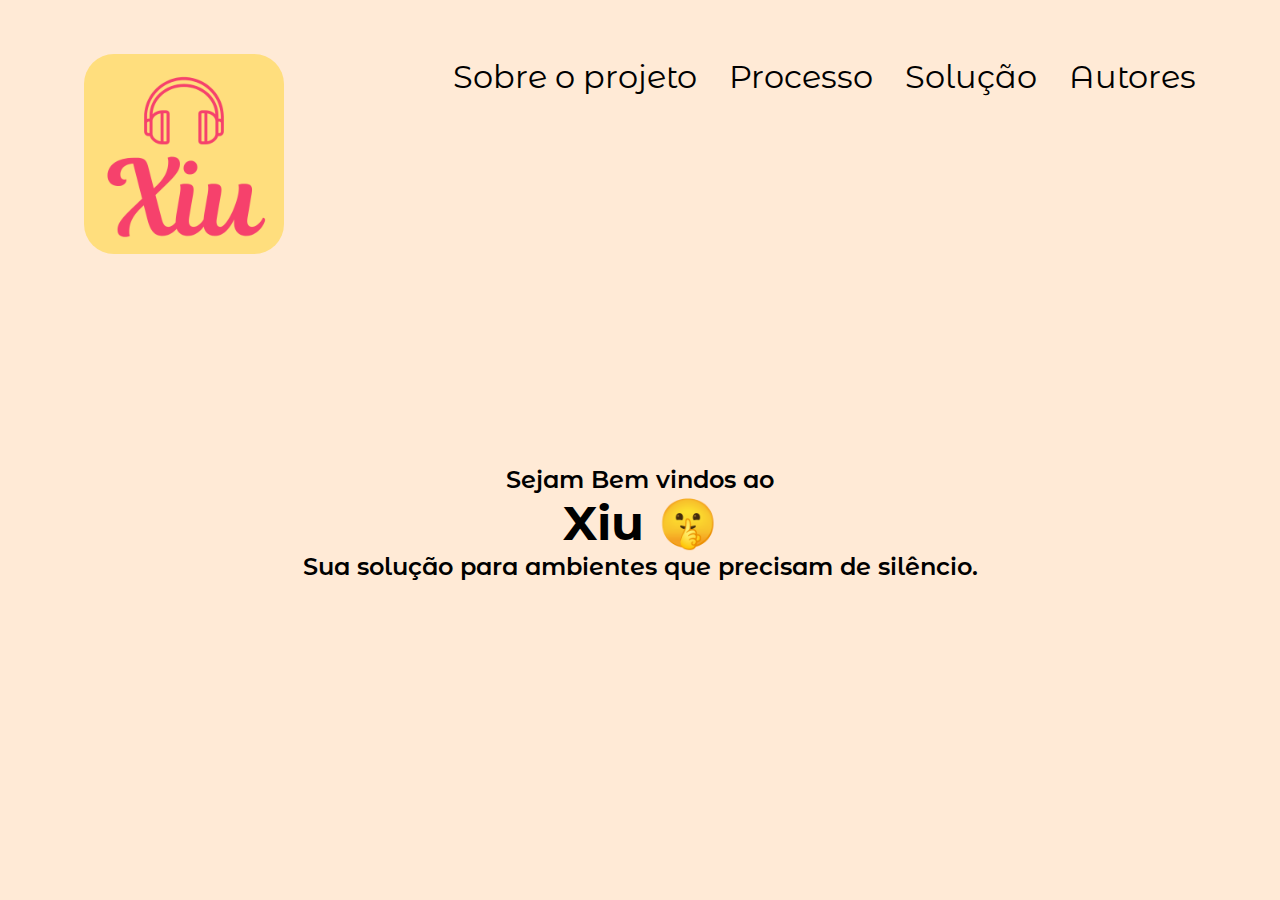
<file: index.html>
<!DOCTYPE html>
<html lang="pt-br">
<head>
    <meta charset="UTF-8">
    <meta name="viewport" content="width=device-width, initial-scale=1.0">
    <title>Xiu</title>
    <link rel="stylesheet" href="style.css">
    <link rel="stylesheet" href="mediaqueries.css">
</head>
<body>
    <nav id="desktop-nav">
        <div class="logo"><img src="assets/Xiu.png" alt="logo" class="logo"></div>
            <div>
                <ul class="nav-links">
                    <li><a href="sobre.html">Sobre o projeto</a></li>
                    <li><a href="processo.html">Processo</a></li>
                    <li><a href="solucao.html">Solução</a></li>    
                    <li><a href="autores.html">Autores</a></li>
                </ul>
            </div>
    </nav>
    <nav id="hamburguer-nav">
        <div class="logo"> <img src="assets/logo 3.png" alt="logo"></div>
        <div class="hamburguer-menu">
            <div class="hamburguer-icon" onclick="toggleMenu()">
                <span></span>
                <span></span>
                <span></span>
            </div>
            <div class="menu-links">
                <li><a href="sobre.html" onclick="toggleMenu()">Sobre o projeto</a></li>
                <li><a href="processo.html" onclick="toggleMenu()">Processo</a></li>
                <li><a href="solucao.html" onclick="toggleMenu()">Solução</a></li>
                <li><a href="autores.html" onclick="toggleMenu()">Autores</a></li>
            </div>
        </div>
</nav>
    <section id="inicio">
        <div class="section__text">
            <p class="section__text__p1">Sejam Bem vindos ao</p>
            <h1 class="title">Xiu 🤫</h1>
            <p class="section__text__p2"> Sua solução para ambientes que precisam de silêncio. </p>
        </div>
    </section>
</body>
</html>
</file>
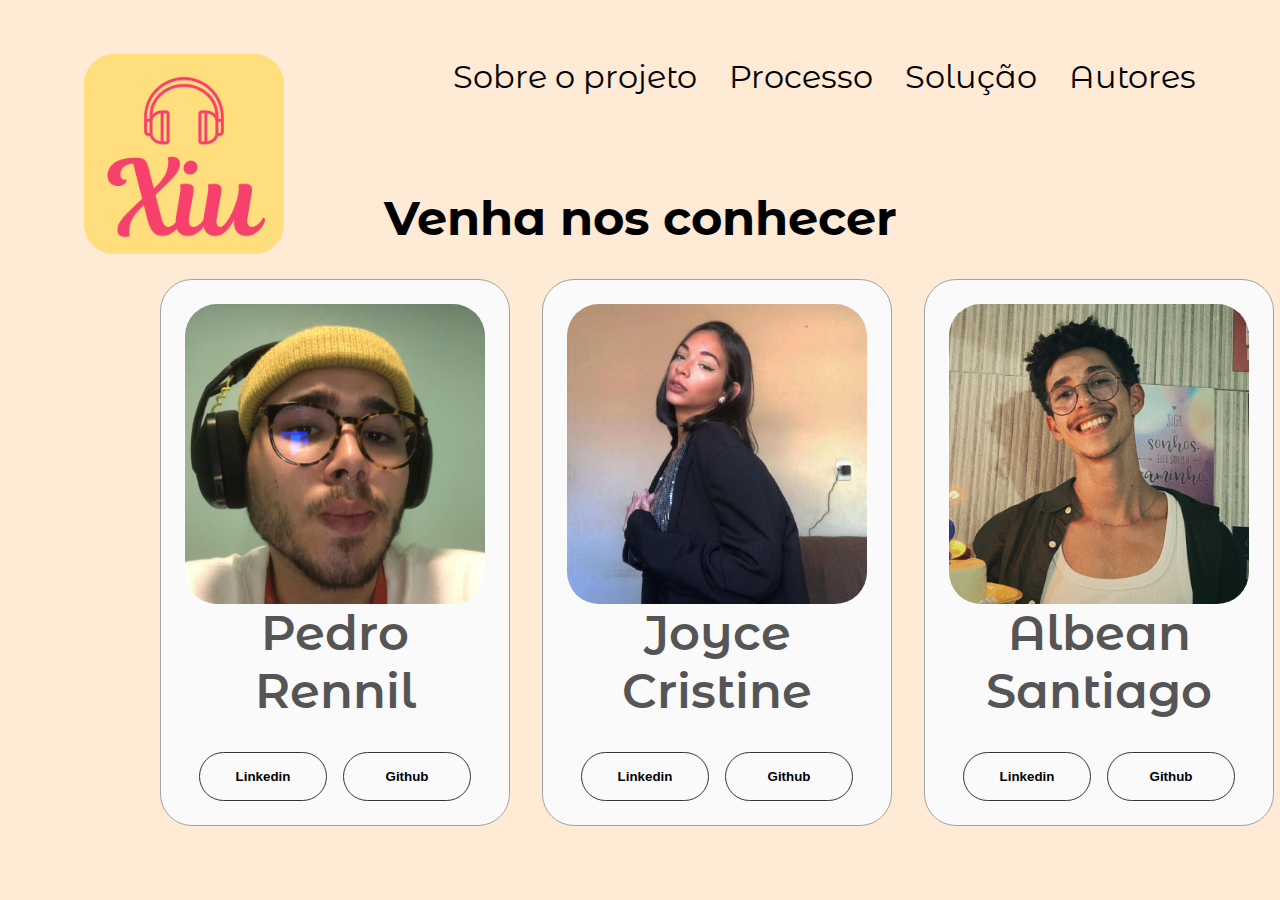
<file: autores.html>
<!DOCTYPE html>
<html lang="pt-br">
<head>
    <meta charset="UTF-8">
    <meta name="viewport" content="width=device-width, initial-scale=1.0">
    <title>Xiu</title>
    <link rel="stylesheet" href="style.css">
    <link rel="stylesheet" href="mediaqueries.css">
</head>
<body>
    <nav id="desktop-nav">
        <div class="logo"><a href="index.html"><img src="assets/Xiu.png" alt="logo" class="logo" ></a></div>
            <div>
                <ul class="nav-links">
                    <li><a href="sobre.html">Sobre o projeto</a></li>
                    <li><a href="processo.html">Processo</a></li>
                    <li><a href="solucao.html">Solução</a></li>    
                    <li><a href="autores.html">Autores</a></li>
                </ul>
            </div>
    </nav>
    <nav id="hamburguer-nav">
            <div class="logo"> <img src="assets/logo 3.png" alt="logo"></div>
            <div class="hamburguer-menu">
                <div class="hamburguer-icon" onclick="toggleMenu()">
                    <span></span>
                    <span></span>
                    <span></span>
                </div>
                <div class="menu-links">
                    <li><a href="sobre.html" onclick="toggleMenu()">Sobre o projeto</a></li>
                    <li><a href="processo.html" onclick="toggleMenu()">Processo</a></li>
                    <li><a href="solucao.html" onclick="toggleMenu()">Solução</a></li>
                    <li><a href="autores.html" onclick="toggleMenu()">Autores</a></li>
                </div>
            </div>
    </nav>
    
    <section id="autores">
        <!-- <p class="section__text__p1"></p> -->
        <h1 class="title">Venha nos conhecer</h1>
        <div class="autores-details-container">
            <div class="about-container">
                <div class="details-container color-container">
                    <div class="article-container">
                        <img src="./assets/pedro2.jpeg" alt="pedro rennil" class="integrante-img">
                    </div>
                    <h2 class="experience-sub-title project-title">Pedro Rennil</h2>
                    <div class="btn-container">
                        <button class="btn btn-color-2 project-btn" onclick="location.href='https://www.linkedin.com/in/pedro-rennil/'">
                            Linkedin
                        </button>
                        <button class="btn btn-color-2 project-btn" onclick="location.href='https://www.github.com/pedro-rennil'">
                            Github
                        </button>
                    </div>
                </div>
                <div class="details-container color-container">
                    <div class="article-container">
                        <img src="./assets/joyce.jpeg" alt="Jan" class="integrante-img">
                    </div>
                    <h2 class="experience-sub-title project-title">Joyce Cristine</h2>
                    <div class="btn-container">
                        <button class="btn btn-color-2 project-btn" onclick="location.href='https://www.linkedin.com/in/janderson-ferreira-318169324/'">
                            Linkedin
                        </button>
                        <button class="btn btn-color-2 project-btn" onclick="location.href='https://www.github.com/JoyceCristineDS'">
                            Github
                        </button>
                    </div>
                </div>
                <div class="details-container color-container">
                    <div class="article-container">
                        <img src="./assets/albean.jpeg" alt="Albean" class="integrante-img">
                    </div>
                    <h2 class="experience-sub-title project-title">Albean Santiago</h2>
                    <div class="btn-container">
                        <button class="btn btn-color-2 project-btn" onclick="location.href='https://www.linkedin.com/in/albean-santiago-80183b324/'">
                            Linkedin
                        </button>
                        <button class="btn btn-color-2 project-btn" onclick="location.href='https://www.github.com/albeansantiago'">
                            Github
                        </button>
                    </div>
                </div>
                <div class="details-container color-container">
                    <div class="article-container">
                        <img src="./assets/jan.jpeg" alt="Jan" class="integrante-img">
                    </div>
                    <h2 class="experience-sub-title project-title">Janderson Ferreira</h2>
                    <div class="btn-container">
                        <button class="btn btn-color-2 project-btn" onclick="location.href='https://www.linkedin.com/in/janderson-ferreira-318169324/'">
                            Linkedin
                        </button>
                        <button class="btn btn-color-2 project-btn" onclick="location.href='https://www.github.com/JanFerreira1'">
                            Github
                        </button>
                    </div>
                </div>
                
                <div class="details-container color-container">
                    <div class="article-container">
                        <img src="./assets/EU_Ev.jpg" alt="Jan" class="integrante-img">
                    </div>
                    <h2 class="experience-sub-title project-title">Evellin Rodrigues</h2>
                    <div class="btn-container">
                        <button class="btn btn-color-2 project-btn" onclick="location.href='https://www.linkedin.com/in/maria-a-evellin-r-da-silva-122699324/'">
                            Linkedin
                        </button>
                        <button class="btn btn-color-2 project-btn" onclick="location.href='https://www.github.com/Ev-maers'">
                            Github
                        </button>
                    </div>
                </div>
                <div class="details-container color-container">
                    <div class="article-container">
                        <img src="./assets/rhaldney.png" alt="Jan" class="integrante-img">
                    </div>
                    <h2 class="experience-sub-title project-title">Rhaldney Robert</h2>
                    <div class="btn-container">
                        <button class="btn btn-color-2 project-btn" onclick="location.href='https://www.linkedin.com/in/rhaldney-robert-822578188/'">
                            Linkedin
                        </button>
                        <button class="btn btn-color-2 project-btn" onclick="location.href='https://www.github.com/rrcd-code'">
                            Github
                        </button>
                    </div>
                </div>
        </div>
    </div>
</section>

</body>
</html>
</file>
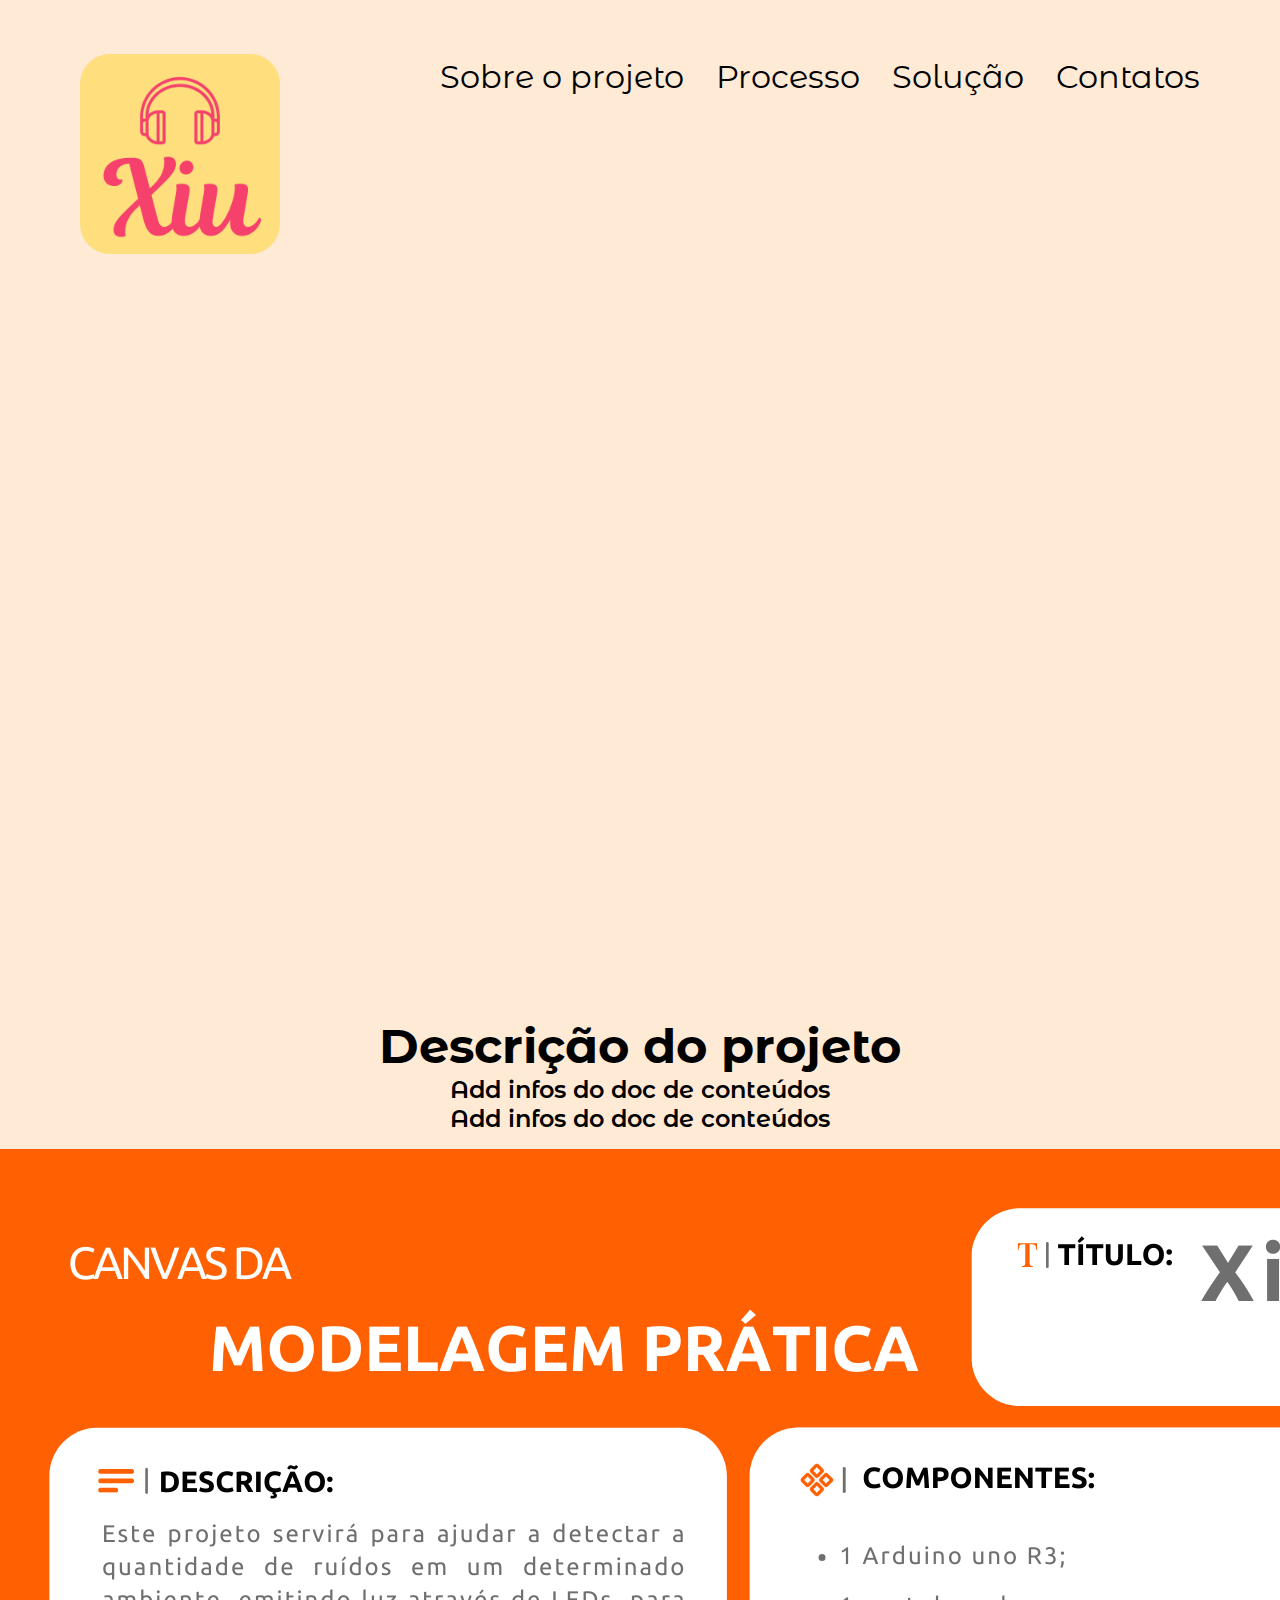
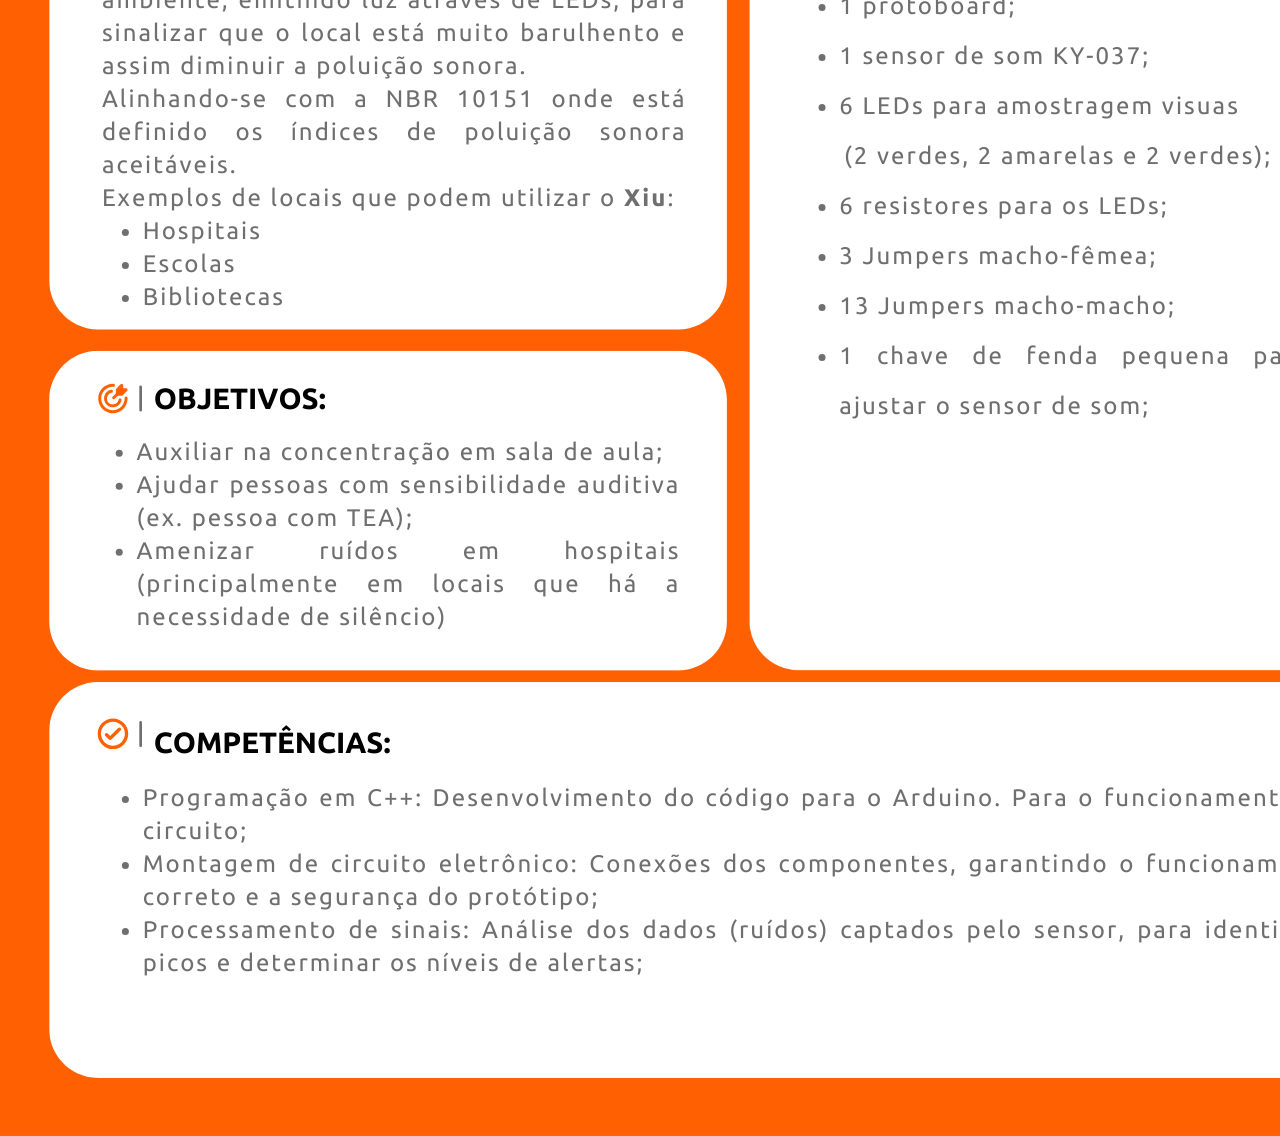
<file: sobre.html>
<!DOCTYPE html>
<html lang="pt-br">
<head>
    <meta charset="UTF-8">
    <meta name="viewport" content="width=device-width, initial-scale=1.0">
    <title>Xiu</title>
    <link rel="stylesheet" href="style.css">
    <link rel="stylesheet" href="mediaqueries.css">
</head>
<body>
    <nav id="desktop-nav">
        <div class="logo"><a href="index.html"><img src="assets/Xiu.png" alt="logo" class="logo" ></a></div>
            <div>
                <ul class="nav-links">
                    <li><a href="sobre.html">Sobre o projeto</a></li>
                    <li><a href="processo.html">Processo</a></li>
                    <li><a href="solucao.html">Solução</a></li>    
                    <li><a href="contato.html">Contatos</a></li>
                </ul>
            </div>
        </nav>
        <section id="sobre"></section>
        <!-- ⚠️ NÃO SEI SE AS DESCRIÇÕES É PRA FICAR AQUI MESMO OU EM OUTRA PARTE DO CÓDIGO ⚠️ -->
         <!-- ⚠️ E PRECISA AJUSTAR PRA FICAR BONITO ⚠️ -->
        <div class="section__text">
            <h1 class="title">Descrição do projeto</h1>
            <p class="section__text__p1"> Add infos do doc de conteúdos</p>
            <p class="section__text__p2"> Add infos do doc de conteúdos </p>
        </div>
        <div class="article-container">
            <img src="./assets/CANVAS MODELAGEM PRÁTICA.pdf.png" alt="MODELAGEM" class="modelo-img">
        </div>
        </section>
        <nav id="hamburguer-nav">
            <div class="logo"> <img src="assets/logo 3.png" alt="logo"></div>
            <div class="hamburguer-menu">
                <div class="hamburguer-icon" onclick="toggleMenu()">
                    <span></span>
                    <span></span>
                    <span></span>
                </div>
                <div class="menu-links">
                    <li><a href="sobre.html" onclick="toggleMenu()">Sobre o projeto</a></li>
                    <li><a href="processo.html" onclick="toggleMenu()">Processo</a></li>
                    <li><a href="solucao.html" onclick="toggleMenu()">Solução</a></li>
                    <li><a href="contato.html" onclick="toggleMenu()">Contatos</a></li>
                </div>
            </div>
    </nav>

</body>
</html>
</file>
<file: style.css>
@import url('https://fonts.googleapis.com/css2?family=Montserrat+Alternates:ital,wght@0,100;0,200;0,300;0,400;0,500;0,600;0,700;0,800;0,900;1,100;1,200;1,300;1,400;1,500;1,600;1,700;1,800;1,900&display=swap');
*{
    margin: 0;
    padding: 0;
}
body{
    font-family: "Montserrat Alternates", sans-serif;
    background-color:#FFEAD6;
}
html{
    scroll-behavior: smooth;
}
p{
    color: black;
}

nav, 
.nav-links{
    display: flex;
}

nav{
    justify-content: space-around;
    align-items: center;
    height: 17vh;
}
.nav-links{
    gap: 2rem;
    list-style: none;
    font-size: 2rem;
}
a{
    color: black;
    text-decoration: none;
    text-decoration-color: grey;
    
}
a:hover{
    color: grey;
    text-decoration: underline;
    text-underline-offset: 1rem;
    text-decoration-color:rgb(181,181,181) ;
}
.logo{
    gap: 2rem;
    display: flex;
    height: 200px;
    width: 200px;
    margin: auto 0;
    border-radius: 30px;
    display: flex;
    margin-top: 3vh;
}
#hamburguer-nav{
    display: none;
}
.hamburguer-menu{
    position: relative;
    display: inline-block;
}
.hamburguer-icon{
    display: flex;
    flex-direction: column;
    justify-content: space-between;
    height: 24px;
    width: 30px;
    cursor: pointer;
}

.hamburguer-icon span{
    width: 100%;
    height: 2px;
    background-color: black;
    transition: all 0.3 ease-in-out;
}
.menu-links{
    position: absolute;
    top: 100%;
    right: 0;
    background-color: white;
    width: fit-content;
    max-height: 0;
    overflow: hidden;
    transition: all 0.3 ease-in-out;
}   

.menu-links a{
    display: block;
    padding: 10px;
    text-align: center;
    font-size: 1.5rem;
    color: black;
    text-decoration: none;
    transition: all 0.3 ease-in-out;
}

.menu-links li{
    list-style: none;
}

.menu-links.open{
    max-height: 300px;
}

.hamburguer-icon.open span:first-child{
transform: rotate(45deg) translate(10px, 5px);
}
.hamburguer-icon.open span:nth-child(2){
opacity: 0;
}
.hamburguer-icon.open span:last-child{
transform: rotate(-45deg) translate(10px, -5px);
}
.hamburguer-icon span:first-child{
    transform: none;
}
.hamburguer-icon span:first-child{
    opacity: 1;
}
.hamburguer-icon span:first-child{
    transform: none;
}

section{
    padding-top: 4vh;
    height: 96vh;
    margin: 0 10rem;
    box-sizing: border-box;
    min-height: fit-content;
}

.section-container{
    display: flex;
}

#inicio{
    display: flex;
    justify-content: center;
    gap: 5rem;
    height: 80vh;
}

.section__pic-container{
    display: flex;
    height: 400px;
    width: 400px;
    margin: auto 0;
}

.section__text{
    align-self: center;
    text-align: center;
}

.section__text p{
    font-weight: 600;
    font-size: 1.5rem;
}
.section__text__p1{
    text-align: center;
} 
.section__text__p2{
    font-size: 1.75rem;
    margin-bottom: 1rem;
} 

.title{
    font-size: 3rem;
    text-align: center;
}

#socials-container{
    display: flex;
    justify-content: center;
    margin-top: 1rem;
    gap: 1rem;
}
/*icones*/

.icon{
    cursor: pointer;
    height: 2rem;
}

/*botao*/
.btn-container{
    display:flex;
    justify-content: center;
    gap: 1rem;
}
.btn{
    font-weight: 600;
    transition: all 300ms ease;
    padding: 1rem;
    width: 8rem;
    border-radius: 2rem;
}
.btn-color-1, .btn-color-2{
    border: rgb(53,53,53) 0.1rem solid;
}
.btn-color-1:hover, .btn-color-2:hover{
    cursor: pointer;
}
.btn-color-1,  .btn-color-2:hover{
    background-color: rgb(53,53,53);
    color: white;
}
.btn-color-1 :hover{
    background-color: rgb(0,0,0);
}

.btn-color-2{
    background: none;
}
.btn-color-2:hover{
    border: rgb(255,255,255) 0.1rem solid;
}

.btn-container{
    gap: 1rem;
}

/* sobre seção*/

#about{
    position: relative;
}

.about-container{
    gap: 2rem;
    margin-bottom: 2rem;
    margin-top: 2rem;
}

.about-details-container{
    justify-content: center;
    flex-direction: column;
}
.about-container, .about-details-container{
    display: flex;
}

.about-pic{
    border-radius: 2rem;
}

.arrow{
    position: absolute;
    right: -5rem;
    bottom: 2.5rem;
}
.details-container{
    padding: 1.5rem;
    flex: 1;
    background: white;
    border-radius: 2rem;
    border: rgb(53,53,53) 0.1rem solid;
    border-color: rgb(163,163,163);
    text-align: center;
}

.section-container{
    gap: 4rem;
    height: 80%;
}

.section__pic-container{
    height: 400px;
    width: 400px;
    margin: auto 0;
}
 
/*experiencia*/
#autores{
    position: relative;
}

.experience-sub-title{
    color: rgb(85,85,85);
    font-weight: 600;
    font-size: 3rem;
    margin-bottom: 2rem;
}
.autores-details-container{
    display: flex;
    justify-content: center;
    flex-direction: column;
}

.article-container{
    display: flex;
    text-align: initial;
    flex-wrap: wrap;
    flex-direction: row;
    gap: 2.5rem;
    justify-content: space-around;
}

article{
    display: flex;
    width: 10rem;
    justify-content: space-around;
    gap: 0.5rem;
}

article .icon{
    cursor: default;
}

/*autores*/

#autores{
    position: relative;
}

.color-container{
    border-color: rgb(163,163,163);
    background: rgb(250,250,250);
}

.integrante-img{
    border-radius: 2rem;
    width: 90%;
    height: 90%;
}

.integrante-title{
    margin: 1rem;
    color: black;
}

.integrante-btn{
    color: black;
    border-color: rgb(163,163,163);
}
.integrante-img{
    border-radius: 2rem;
    width:  300px;
    height: 300px;
}
/*contact*/

#autores{
    display:flex ;
    justify-content: center;
    flex-direction: column;
    height: 70vh;
}

.contact-info-upper-container{
    display: flex;
    justify-content: center;
    border-radius: 2rem;
    border: rgb(53,53,53) 0.1rem solid;
    border-color: rgb(163,163,163);
    background: (250,250,250);
    margin: 2rem auto;
    padding: 0.5rem;
}

.contact-info-container{
    display: flex;
    align-items: center;
    justify-content: center;
    gap: 0.5rem;
    margin: 1rem;
}

.contact-info-container p {
    font-size:larger ;
}

.contact-icon{
    cursor: default;
}

.email-icon{
    height: 2.5rem;
} 

footer{
    height: 26vh;
    margin: 0 1rem;
}
iframe{
    display: flex;
    align-items: center;
    justify-content: center;
    gap: 0.5rem;
    margin: 1rem;
}

.second-title{
    font-size: 2rem;
    text-align: center;
}
</file>
<file: mediaqueries.css>
@media screen and (max-width:1200px){
    #desktop-nav{
        display: none;
    }
    #hamburguer-nav{
        display: flex;
    }
}
</file>
